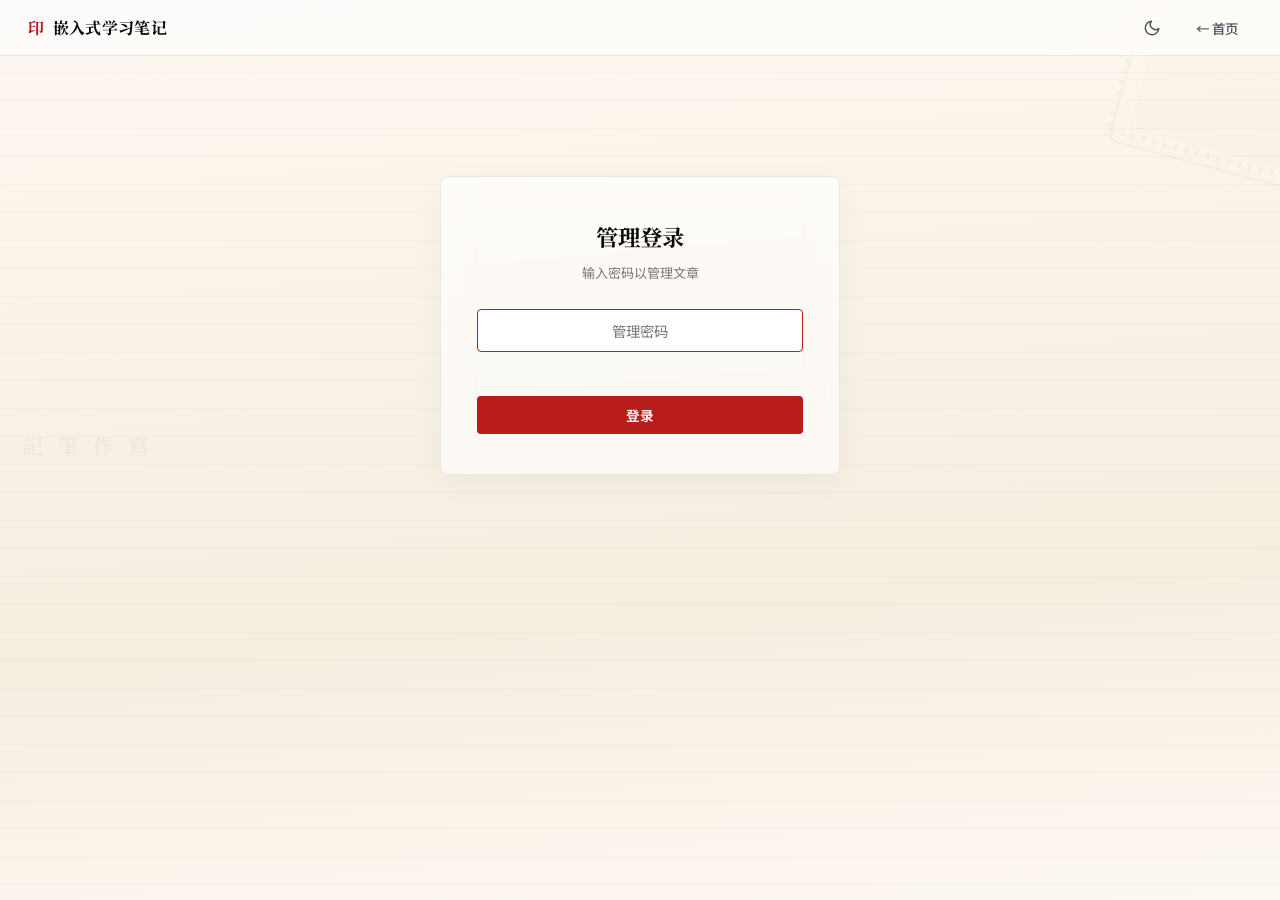
<file: admin.html>
<!DOCTYPE html>
<html lang="zh-CN">
<head>
  <meta charset="UTF-8">
  <meta name="viewport" content="width=device-width, initial-scale=1.0">
  <meta name="theme-color" content="#B91C1C">
  <link rel="manifest" href="/manifest.json">
  <title>管理登录 — 嵌入式学习笔记</title>
  <link rel="stylesheet" href="css/style.css">
  <style>
    .login-container {
      max-width: 400px;
      margin: 120px auto 0;
      padding: 40px 36px;
      background: var(--glass-bg);
      backdrop-filter: blur(var(--glass-blur));
      -webkit-backdrop-filter: blur(var(--glass-blur));
      border: 1px solid var(--glass-border);
      border-radius: var(--radius-md);
      box-shadow: var(--glass-shadow);
      text-align: center;
      animation: modalSpring .55s cubic-bezier(.25,.46,.45,1.3) both;
    }
    .login-container h1 {
      font-family: var(--font-serif);
      font-size: 1.4rem; font-weight: 700;
      color: var(--text); margin-bottom: 6px;
    }
    .login-container .sub {
      font-size: .82rem; color: var(--text-dim);
      margin-bottom: 24px;
    }
    .login-container input {
      width: 100%; padding: 10px 16px;
      border: 1px solid var(--border);
      border-radius: var(--radius-sm);
      background: var(--bg-card); color: var(--text);
      font-size: .9rem; font-family: var(--font-sans);
      margin-bottom: 16px; text-align: center;
      transition: border-color .15s;
    }
    .login-container input:focus {
      outline: none; border-color: var(--seal);
    }
    .login-container .error {
      color: var(--danger); font-size: .8rem;
      margin-bottom: 8px; min-height: 20px;
    }
    .login-container .btn-primary { width: 100%; justify-content: center; }
  </style>
</head>
<body class="page-editor">
<canvas id="codeRain" aria-hidden="true"></canvas>
<canvas id="inkParticles" aria-hidden="true"></canvas>

<nav class="navbar">
  <div class="logo"><span>&#21360;</span> 嵌入式学习笔记</div>
  <div class="nav-actions">
    <button onclick="toggleTheme()" class="theme-btn" aria-label="切换主题"><svg width="20" height="20" viewBox="0 0 24 24" fill="none" stroke="currentColor" stroke-width="2" stroke-linecap="round" stroke-linejoin="round"><circle cx="12" cy="12" r="5"/><path d="M12 1v2M12 21v2M4.22 4.22l1.42 1.42M18.36 18.36l1.42 1.42M1 12h2M21 12h2M4.22 19.78l1.42-1.42M18.36 5.64l1.42-1.42"/></svg></button>
    <button onclick="location.href='index.html'">← 首页</button>
  </div>
</nav>

<div class="login-container">
  <h1>管理登录</h1>
  <div class="sub">输入密码以管理文章</div>
  <label for="password" style="position:absolute;width:1px;height:1px;overflow:hidden;clip:rect(0,0,0,0);">管理密码</label>
  <input type="password" id="password" placeholder="管理密码" autofocus>
  <div class="error" id="error"></div>
  <button class="btn-primary btn-write" id="loginBtn" onclick="login()">登录</button>
</div>

<script src="js/app.js"></script>
<script>
  async function login() {
    const btn = document.getElementById('loginBtn');
    const password = document.getElementById('password').value;
    const errorEl = document.getElementById('error');
    if (!password) { errorEl.textContent = '请输入密码'; return; }

    btn.disabled = true;
    btn.textContent = '登录中...';

    try {
      const res = await fetch('/api/admin', {
        method: 'POST',
        headers: { 'Content-Type': 'application/json' },
        body: JSON.stringify({ password })
      });
      const data = await res.json();
      if (data.ok) {
        sessionStorage.setItem('blog_admin_token', data.token);
        location.href = 'dashboard.html';
      } else {
        errorEl.textContent = data.error || '密码错误';
        btn.disabled = false;
        btn.textContent = '登录';
      }
    } catch (e) {
      errorEl.textContent = '无法连接到服务器';
      btn.disabled = false;
      btn.textContent = '登录';
    }
  }

  // Enter 键登录
  document.getElementById('password').addEventListener('keydown', function(e) {
    if (e.key === 'Enter') login();
  });

  // 初始化主题
  (function() {
    const saved = localStorage.getItem('blog_theme');
    if (saved === 'dark') document.documentElement.setAttribute('data-theme', 'dark');
  })();
</script>
</body>
</html>
</file>
<file: css/style.css>
/* ============================================================
   嵌入式学习笔记 — Swiss Editorial / 水墨黑白
   设计系统：Swiss Modernism 2.0 + Gallery Black/White
   字体：Noto Serif SC（标题）/ Noto Sans SC（正文）
   特点：网格系统、数学间距、清晰层级、水墨装饰
   ============================================================ */

/* ----- 字体 ----- */
@import url('https://fonts.googleapis.com/css2?family=Noto+Sans+SC:wght@300;400;500;700&family=Noto+Serif+SC:wght@400;500;600;700&display=swap');

/* ===== CSS 变量 ===== */
:root {
  /* Gallery 黑白 */
  --primary:    #18181B;
  --secondary:  #3F3F46;
  --bg:         #FAFAFA;
  --bg-card:    #FFFFFF;
  --bg-subtle:  #F4F4F5;
  --text:       #09090B;
  --text-muted: #52525B;
  --text-dim:   #78787C;
  --border:     #E4E4E7;
  --border-light:#F4F4F5;
  --danger:     #DC2626;
  --amber:      #D97706;

  /* 印章红 — 仅主按钮使用 */
  --seal:       #B91C1C;
  --seal-hover: #991B1B;

  /* 分类颜色 */
  --cat-learn:  #3B82F6;  /* 学习笔记 — 蓝 */
  --cat-debug:  #F59E0B;  /* 问题记录 — 橙 */
  --cat-project:#10B981;  /* 项目分析 — 绿 */
  --cat-summary:#8B5CF6;  /* 经验总结 — 紫 */
  --cat-other:  #6B7280;  /* 其他 — 灰 */

  /* 排版 */
  --font-serif: "Noto Serif SC", "Source Han Serif SC", "SimSun", serif;
  --font-sans:  "Noto Sans SC", "PingFang SC", "Microsoft YaHei", sans-serif;
  --font-mono:  "JetBrains Mono", "Consolas", "SF Mono", monospace;

  --radius-sm: 4px;
  --radius-md: 8px;
  --radius-lg: 12px;
  --radius-full: 9999px;

  --shadow-xs: 0 1px 2px rgba(0,0,0,.03);
  --shadow-sm: 0 1px 3px rgba(0,0,0,.05);
  --shadow-md: 0 4px 12px rgba(0,0,0,.06);
  --shadow-lg: 0 8px 24px rgba(0,0,0,.08);

  --max-w: 960px;
  --navbar-h: 56px;

  /* 栅格 */
  --grid-gap: 28px;

  /* 玻璃态 */
  --glass-bg:      rgba(255,255,255,.62);
  --glass-blur:    14px;
  --glass-border:  rgba(0,0,0,.08);
  --glass-shadow:  0 8px 32px rgba(0,0,0,.04);

  /* 光晕 */
  --glow-seal:     rgba(185,28,28,.08);
  --glow-blue:     rgba(59,130,246,.06);
}

/* ============================================================
   暗色模式
   ============================================================ */
[data-theme="dark"] {
  --primary:    #E4E4E7;
  --secondary:  #A1A1AA;
  --bg:         #09090B;
  --bg-card:    #18181B;
  --bg-subtle:  #27272A;
  --text:       #FAFAFA;
  --text-muted: #A1A1AA;
  --text-dim:   #71717A;
  --border:     #3F3F46;
  --border-light:#52525B;
  --danger:     #EF4444;
  --amber:      #F59E0B;
  --seal:       #EF4444;
  --seal-hover: #DC2626;

  --shadow-xs: 0 1px 2px rgba(0,0,0,.2);
  --shadow-sm: 0 1px 3px rgba(0,0,0,.3);
  --shadow-md: 0 4px 12px rgba(0,0,0,.4);
  --shadow-lg: 0 8px 24px rgba(0,0,0,.5);

  /* 玻璃态 — 暗色 */
  --glass-bg:      rgba(24,24,27,.68);
  --glass-blur:    16px;
  --glass-border:  rgba(255,255,255,.06);
  --glass-shadow:  0 8px 32px rgba(0,0,0,.3);

  /* 光晕 — 暗色 */
  --glow-seal:     rgba(239,68,68,.12);
  --glow-blue:     rgba(59,130,246,.08);
}

/* ============================================================
   全局主题切换过渡 — 需求6：color/background-color/border-color
   只在 html 和 body 上设置，避免所有元素过渡造成性能问题
   ============================================================ */
html {
  transition: background-color 0.3s ease;
}
body {
  transition: color 0.3s ease, background-color 0.3s ease;
}
/* 关键 UI 元素也参与过渡 */
.navbar, .post-card, .profile-card, .sidebar-section,
.modal-content, .settings-box, .confirm-box, .empty-state,
.archive-section, .code-block-wrapper, .code-block-header,
.tag-badge, .filter-item, .editor-pane, .preview-pane,
.btn-primary, .btn-secondary, .btn-ghost, .btn-danger {
  transition: color 0.3s ease, background-color 0.3s ease, border-color 0.3s ease;
}

/* ============================================================
   全局重置
   ============================================================ */
*, *::before, *::after { margin:0; padding:0; box-sizing:border-box; }

html {
  scroll-behavior: smooth;
  -webkit-font-smoothing: antialiased;
  -moz-osx-font-smoothing: grayscale;
}

/* 背景微动渐变 — CSS only，对角线方向缓慢移动 */
@keyframes bgShift {
  0%   { background-position: 0% 0%; }
  100% { background-position: 100% 100%; }
}

body {
  font-family: var(--font-sans);
  font-size: 16px;
  line-height: 1.75;
  /* 防止字体加载导致的 CLS */
  font-synthesis: none;
  /* 多层渐变叠加：水墨灰白基调 + 微暖色光斑 + 动态移动 */
  background:
    radial-gradient(ellipse 600px 400px at 20% 20%, rgba(185,28,28,.02) 0%, transparent 60%),
    radial-gradient(ellipse 500px 350px at 80% 60%, rgba(59,130,246,.02) 0%, transparent 55%),
    linear-gradient(135deg, #FAFAFA, #F4F1EC, #EDEAE4, #F8F6F2, #FAFAFA);
  background-size: 400% 400%;
  animation: bgShift 12s ease-in-out infinite alternate;
  color: var(--text);
  min-height: 100vh;
}

[data-theme="dark"] body {
  background:
    radial-gradient(ellipse 600px 400px at 15% 25%, rgba(239,68,68,.04) 0%, transparent 60%),
    radial-gradient(ellipse 500px 350px at 75% 65%, rgba(59,130,246,.04) 0%, transparent 55%),
    linear-gradient(135deg, #09090B, #0a0a11, #0b0b14, #0a0a10, #09090B);
  background-size: 400% 400%;
}

@media (prefers-reduced-motion: reduce) {
  body { animation: none; }
}

a { color: var(--seal); text-decoration: none; }
a:hover { text-decoration: underline; }

::selection { background: rgba(185,28,28,.12); color: var(--text); }

@media (prefers-reduced-motion: reduce) {
  *, *::before, *::after { animation-duration: .01ms !important; transition-duration: .01ms !important; }
  #codeRain, #inkParticles { display: none; }
  .skeleton-line { animation: none; background: var(--border-light); }
}

/* ============================================================
   动画关键帧
   ============================================================ */

/* 导航栏从顶部滑入 — 需求1：translateY(-100%)→0，ease-out 0.6s */
@keyframes navSlideIn {
  from { transform: translateY(-100%); }
  to   { transform: translateY(0); }
}

/* 卡片入场从下方淡入 — 需求2：与 IntersectionObserver 配合 */
@keyframes cardEnter {
  from { opacity: 0; transform: translateY(30px); }
  to   { opacity: 1; transform: translateY(0); }
}

/* 瀑布墨迹渲染 — 需求2辅助 */
@keyframes fadeUp {
  from { opacity: 0; transform: translateY(24px); }
  to   { opacity: 1; transform: translateY(0); }
}

@keyframes fadeIn {
  from { opacity: 0; }
  to   { opacity: 1; }
}

/* 山水墨迹展开 — Modal 入场 */
@keyframes inkReveal {
  0%   { clip-path: inset(0 100% 0 0); }
  100% { clip-path: inset(0 0 0 0); }
}

/* 水波纹扩散 — 需求7：按钮点击涟漪 */
@keyframes rippleEffect {
  to { transform: scale(4); opacity: 0; }
}

/* 背景滑动 — 需求5：侧边栏标签 hover */
@keyframes bgSlideRight {
  from { background-position: 100% 0; }
  to   { background-position: 0 0; }
}

/* 字符飘落 — 需求8：代码雨 canvas 中每个字符的独立动画（CSS fallback） */
@keyframes codeDrop {
  from { transform: translateY(-100%); opacity: 0; }
  to   { transform: translateY(100vh); opacity: 0.06; }
}

/* ============================================================
   导航栏 — 需求1：首次加载滑入 + 需求4：滚动毛玻璃
   ============================================================ */
.navbar {
  position: sticky; top: 0; z-index: 50;
  height: var(--navbar-h);
  display: flex; align-items: center; justify-content: space-between;
  padding: 0 28px;
  animation: navSlideIn 0.6s cubic-bezier(.22,.61,.36,1) both;
  /* 始终毛玻璃 */
  background: var(--glass-bg);
  backdrop-filter: blur(var(--glass-blur));
  -webkit-backdrop-filter: blur(var(--glass-blur));
  border-bottom: 1px solid var(--glass-border);
}

.navbar.scrolled {
  /* 保留兼容，滚动后略微加深 */
  background: rgba(250,250,250,.78);
  border-bottom-color: var(--border);
}

[data-theme="dark"] .navbar.scrolled {
  background: rgba(9,9,11,.78);
}

.navbar .logo {
  font-family: var(--font-serif);
  font-size: 1rem; font-weight: 700;
  color: var(--text);
  letter-spacing: .02em;
}
.navbar .logo span {
  color: var(--seal);
  margin-right: 4px;
}

.navbar .nav-actions { display:flex; align-items:center; gap:8px; }

.navbar .nav-actions button {
  background: none; border: none;
  color: var(--text-muted);
  padding: 6px 14px; border-radius: var(--radius-sm);
  cursor: pointer; font-size: .84rem;
  font-family: var(--font-sans); font-weight: 500;
  transition: color .18s, background-color .18s, opacity .18s;
  transition-timing-function: cubic-bezier(.4,0,.2,1);
}
.navbar .nav-actions button:hover { background: var(--bg-subtle); color: var(--text); }
.navbar .nav-actions button:active { transform: scale(.96); }
.navbar .nav-actions button.theme-btn {
  width: 44px; height: 44px; padding:0;
  display: inline-flex; align-items: center; justify-content: center;
  border-radius: var(--radius-full);
}
/* 需求7：写文章按钮 — 涟漪容器 */
.navbar .nav-actions button.btn-write {
  background: var(--seal); color: #fff; font-weight: 600;
  border-radius: var(--radius-sm);
  position: relative;       /* 涟漪定位参照 */
  overflow: hidden;          /* 涟漪不溢出 */
}
.navbar .nav-actions button.btn-write:hover {
  background: var(--seal-hover); color: #fff;
}

/* 需求7：涟漪元素 — JS 动态创建，点击后扩散并消失 */
.ripple {
  position: absolute;
  border-radius: 50%;
  background: rgba(255,255,255,.35);
  transform: scale(0);
  animation: rippleEffect .6s ease-out forwards;
  pointer-events: none;
}

/* ============================================================
   按钮
   ============================================================ */
.btn-primary {
  background: var(--seal); border: none; color: #fff;
  padding: 9px 22px; border-radius: var(--radius-sm);
  cursor: pointer; font-size: .86rem; font-weight: 600;
  font-family: var(--font-sans); transition: background .15s, box-shadow .25s ease;
  display: inline-flex; align-items: center; gap: 6px;
  position: relative;
}
.btn-primary:hover {
  background: var(--seal-hover);
  box-shadow: 0 0 24px rgba(185,28,28,.25);
}
.btn-primary:disabled {
  opacity: .6; cursor: not-allowed;
}
.btn-primary:disabled:hover {
  background: var(--seal);
  box-shadow: none;
}
[data-theme="dark"] .btn-primary:hover {
  box-shadow: 0 0 24px rgba(239,68,68,.3);
}

.btn-secondary {
  background: var(--bg-subtle); border: 1px solid var(--border);
  color: var(--text-muted); padding: 8px 18px;
  border-radius: var(--radius-sm); cursor: pointer;
  font-size: .84rem; font-family: var(--font-sans); font-weight: 500;
  transition: background-color .15s, color .15s, border-color .15s;
}
.btn-secondary:hover { background: var(--border); color: var(--text); }

.btn-danger {
  background: var(--danger); border: none; color: #fff;
  padding: 8px 18px; border-radius: var(--radius-sm);
  cursor: pointer; font-size: .84rem; font-weight: 600;
  font-family: var(--font-sans); transition: opacity .15s;
}
.btn-danger:hover { opacity: .88; }

.btn-ghost {
  background: none; border: none; color: var(--text-dim);
  padding: 4px 10px; border-radius: var(--radius-sm);
  cursor: pointer; font-size: .8rem;
  font-family: var(--font-sans); transition: background-color .15s, color .15s;
}
.btn-ghost:hover { background: var(--bg-subtle); color: var(--text); }

/* ============================================================
   布局
   ============================================================ */
.container { max-width: var(--max-w); margin: 0 auto; padding: 36px 24px; }
.layout {
  display: grid;
  grid-template-columns: 1fr 240px;
  gap: var(--grid-gap);
  align-items: start;
}

/* ============================================================
   代码雨 Canvas — 需求8：Hero 区字符飘落背景
   opacity 提升到 .12/.15 更明显，filter 染色配合 JS 字符色
   ============================================================ */
#codeRain {
  position: fixed;
  top: 0; left: 0;
  width: 100%; height: 100%;
  pointer-events: none;
  z-index: 0;
  opacity: .18;
  filter: sepia(0.3) saturate(1.3) hue-rotate(-10deg);
}
[data-theme="dark"] #codeRain {
  opacity: .2;
  filter: sepia(0.1) saturate(1.1) hue-rotate(-5deg);
}

/* ============================================================
   墨水粒子 Canvas — 浮动的墨滴
   ============================================================ */
#inkParticles {
  position: fixed;
  top: 0; left: 0;
  width: 100%; height: 100%;
  pointer-events: none;
  z-index: 1;
  opacity: .4;
}
[data-theme="dark"] #inkParticles {
  opacity: .3;
}

/* ============================================================
   CPU 芯片装饰 — 需求10：右下角纯 CSS 绘制
   ============================================================ */
.cpu-decoration {
  position: fixed;
  right: -40px; bottom: 40px;
  width: 240px; height: 240px;
  pointer-events: none;
  z-index: 0;
  opacity: .06;
  /* 芯片主体 */
  border: 2px solid var(--text);
  border-radius: 12px;
}
/* 芯片内核网格 */
.cpu-decoration::before {
  content: '';
  position: absolute;
  inset: 20px;
  background:
    linear-gradient(90deg, var(--text) 1px, transparent 1px) 0 0 / 40px 40px,
    linear-gradient(0deg, var(--text) 1px, transparent 1px) 0 0 / 40px 40px;
}
/* 芯片引脚 — 上下两排 */
.cpu-decoration::after {
  content: '';
  position: absolute;
  left: -8px; right: -8px;
  height: 100%;
  background:
    /* 上方引脚 */
    repeating-linear-gradient(90deg,
      var(--text) 0px, var(--text) 3px,
      transparent 3px, transparent 12px) 0 0 / 100% 8px no-repeat,
    /* 下方引脚 */
    repeating-linear-gradient(90deg,
      var(--text) 0px, var(--text) 3px,
      transparent 3px, transparent 12px) 0 calc(100% - 8px) / 100% 8px no-repeat;
}

/* ============================================================
   个人信息卡片
   ============================================================ */
.profile-card {
  background: var(--glass-bg);
  backdrop-filter: blur(var(--glass-blur));
  -webkit-backdrop-filter: blur(var(--glass-blur));
  border: 1px solid var(--glass-border);
  border-radius: var(--radius-md);
  padding: 24px 28px;
  margin-bottom: 24px;
  display: flex; align-items: center; gap: 20px;
  position: relative;
  box-shadow: var(--glass-shadow);
  /* 光晕叠加 */
  overflow: visible;
}
/* 个人信息卡片光晕伪元素 */
.profile-card::before {
  content: '';
  position: absolute;
  inset: -1px;
  border-radius: var(--radius-md);
  background: radial-gradient(ellipse 300px 200px at 30% 50%, var(--glow-blue), transparent 70%),
              radial-gradient(ellipse 200px 150px at 80% 30%, var(--glow-seal), transparent 60%);
  opacity: 0;
  transition: opacity .6s ease;
  pointer-events: none;
  z-index: -1;
}
.profile-card:hover::before {
  opacity: 1;
}
.profile-avatar {
  width: 64px; height: 64px; min-width: 64px;
  border-radius: 50%; background: var(--bg-subtle);
  display: flex; align-items: center; justify-content: center;
  font-size: 1.8rem; overflow: hidden;
  border: 1px solid var(--border);
}
.profile-avatar img { width:100%; height:100%; object-fit:cover; }
.profile-info { flex:1; }
.profile-info .nickname {
  font-family: var(--font-serif);
  font-size: 1.25rem; font-weight: 700; color: var(--text);
}
.profile-info .bio {
  font-size: .86rem; color: var(--text-muted); margin: 2px 0 8px;
}
.profile-stats { display:flex; gap:18px; flex-wrap:wrap; }
.profile-stats .stat { display:flex; align-items:center; gap:4px; }
.profile-stats .stat .value {
  font-family: var(--font-serif); font-size: .9rem; font-weight:700; color: var(--seal);
}
.profile-stats .stat .label { font-size: .74rem; color: var(--text-dim); }
.profile-links { display:flex; gap:6px; margin-top:8px; }
.profile-links a {
  font-size: .74rem; color: var(--text-dim);
  padding: 2px 10px; border:1px solid var(--border); border-radius:var(--radius-sm);
  transition: color .15s, border-color .15s, background-color .15s;
}
.profile-links a:hover { color: var(--seal); border-color: var(--seal); text-decoration:none; background: rgba(185,28,28,.03); }
.profile-edit {
  background: none; border: none; color: var(--text-dim); font-size: .76rem;
  cursor: pointer; padding: 4px 12px; border-radius: var(--radius-sm); transition: background-color .15s, color .15s;
}
.profile-edit:hover { background: var(--bg-subtle); color: var(--text); }

/* ============================================================
   侧边栏迷你个人信息
   ============================================================ */
.sidebar-profile { text-align:center; margin-bottom:16px; }
.sidebar-profile .sp-avatar {
  width: 48px; height: 48px; border-radius: 50%;
  margin:0 auto 8px; background: var(--bg-subtle);
  border: 1px solid var(--border);
  display:flex; align-items:center; justify-content:center;
  font-size: 1.4rem; overflow:hidden;
}
.sidebar-profile .sp-avatar img { width:100%; height:100%; object-fit:cover; }
.sidebar-profile .sp-nickname { font-family: var(--font-serif); font-size: .9rem; font-weight:700; color: var(--text); }
.sidebar-profile .sp-bio { font-size: .7rem; color: var(--text-dim); line-height:1.4; }

/* ============================================================
   骨架屏加载占位
   ============================================================ */
.skeleton-card {
  background: var(--glass-bg);
  backdrop-filter: blur(var(--glass-blur));
  -webkit-backdrop-filter: blur(var(--glass-blur));
  border: 1px solid var(--glass-border);
  border-radius: var(--radius-md);
  padding: 22px 28px;
  margin-bottom: 12px;
  overflow: hidden;
  min-height: 158px; /* 匹配真实卡片高度，防止 CLS */
}
.skeleton-line {
  height: 14px; border-radius: 4px;
  background: linear-gradient(90deg, var(--border-light) 25%, var(--border) 50%, var(--border-light) 75%);
  background-size: 200% 100%;
  animation: shimmer 1.5s ease-in-out infinite;
  margin-bottom: 10px;
}
.skeleton-line:last-child { margin-bottom: 0; }
.skeleton-line.w-60 { width: 60%; }
.skeleton-line.w-40 { width: 40%; }
.skeleton-line.w-80 { width: 80%; }
.skeleton-line.w-30 { width: 30%; }
.skeleton-line.h-sm { height: 10px; }

@keyframes shimmer {
  0% { background-position: 200% 0; }
  100% { background-position: -200% 0; }
}

/* ============================================================
   文章卡片
   ============================================================ */
.post-card {
  background: var(--glass-bg);
  backdrop-filter: blur(var(--glass-blur));
  -webkit-backdrop-filter: blur(var(--glass-blur));
  border: 1px solid var(--glass-border);
  border-radius: var(--radius-md);
  padding: 22px 28px;
  margin-bottom: 12px;
  cursor: pointer;
  position: relative;
  box-shadow: var(--glass-shadow);
  transition: transform .3s cubic-bezier(.4,0,.2,1),
              box-shadow .3s cubic-bezier(.4,0,.2,1),
              border-color .3s cubic-bezier(.4,0,.2,1);
  opacity: 0;
  transform: translateY(30px);
}
/* 需求2：卡片入场动画 — JS 添加 card-enter 类触发 */
.post-card.card-enter {
  animation: cardEnter .5s cubic-bezier(.4,0,.2,1) forwards;
}

/* 卡片 hover — 上浮 + 发光阴影 */
.post-card:hover {
  transform: translateY(-8px);
  box-shadow: 0 16px 40px rgba(0,0,0,.1), 0 0 0 1px rgba(185,28,28,.08);
  border-color: var(--seal);
}

[data-theme="dark"] .post-card:hover {
  box-shadow: 0 16px 40px rgba(0,0,0,.5), 0 0 0 1px rgba(239,68,68,.12);
}

/* 需求9：卡片左侧分类色边框 — JS 添加 cat-* 类 */
.post-card.cat-学习笔记 { border-left: 3px solid var(--cat-learn); }
.post-card.cat-问题记录 { border-left: 3px solid var(--cat-debug); }
.post-card.cat-项目分析 { border-left: 3px solid var(--cat-project); }
.post-card.cat-经验总结 { border-left: 3px solid var(--cat-summary); }
.post-card.cat-其他     { border-left: 3px solid var(--cat-other); }

/* 左侧边框 hover 加深 */
.post-card.cat-学习笔记:hover { border-left-color: #2563EB; }
.post-card.cat-问题记录:hover { border-left-color: #D97706; }
.post-card.cat-项目分析:hover { border-left-color: #059669; }
.post-card.cat-经验总结:hover { border-left-color: #7C3AED; }
.post-card.cat-其他:hover     { border-left-color: #4B5563; }

/* 卡片墨渍水印 */
.post-card .ink-stain {
  position: absolute;
  pointer-events: none;
  z-index: 0;
  opacity: .04;
  transition: opacity .4s ease;
  font-size: 3rem;
  font-family: var(--font-serif);
  line-height: 1;
}
.post-card:hover .ink-stain {
  opacity: .07;
}
[data-theme="dark"] .post-card .ink-stain { opacity: .05; }
[data-theme="dark"] .post-card:hover .ink-stain { opacity: .08; }

/* 移除旧的 ::after 左侧红条（需求3/9 替代方案） */
.post-card::after { display: none; }

.post-card .meta {
  font-size: .76rem; color: var(--text-dim);
  display: flex; align-items: center; gap: 8px; margin-bottom: 8px;
}

/* 需求15：分类标签 — 胶囊形 + 微渐变背景 */
.post-card .meta .category {
  padding: 3px 14px;
  border-radius: var(--radius-full);      /* 胶囊形 */
  font-size: .7rem; font-weight: 600;
  /* 微渐变背景 */
  background: linear-gradient(135deg, var(--bg-subtle), var(--border-light));
  color: var(--text-muted);
}

.post-card .meta .pinned { color: var(--seal); font-weight: 600; font-size: .74rem; }
.post-card .meta .date { color: var(--text-dim); }
.post-card .meta .divider { color: var(--border); }

.post-card h2 {
  font-family: var(--font-serif);
  font-size: 1.08rem; font-weight: 700;
  margin-bottom: 6px; color: var(--text);
  line-height: 1.4;
}

/* 需求13：文章摘要 — 左侧 4px 竖线 */
.post-card .summary {
  font-size: .86rem; color: var(--text-muted);
  display: -webkit-box; -webkit-line-clamp: 3; -webkit-box-orient: vertical;
  overflow: hidden; margin-bottom: 10px; line-height: 1.65;
  border-left: 4px solid var(--border);
  padding-left: 14px;
}

.post-card .tags { display:flex; flex-wrap:wrap; gap:5px; }
.post-card .tags span {
  background: var(--bg-subtle); color: var(--text-dim);
  padding: 2px 10px; border-radius: var(--radius-full);
  font-size: .72rem;
}
.post-card .card-actions {
  display: flex; gap: 6px;
}

/* 文章底部操作栏 */
.post-card .post-footer {
  display: flex; align-items: center; justify-content: space-between;
  margin-top: 12px; padding-top: 12px;
  border-top: 1px solid var(--border-light);
}

/* 点赞按钮 */
.like-btn {
  display: inline-flex; align-items: center; gap: 5px;
  background: none; border: 1px solid var(--border);
  padding: 5px 14px; border-radius: var(--radius-full);
  cursor: pointer; font-family: var(--font-sans); font-size: .8rem;
  color: var(--text-dim);
  transition: border-color .2s, color .2s, background-color .2s;
}
.like-btn:hover {
  border-color: var(--danger);
  color: var(--danger);
}
.like-btn.liked {
  border-color: var(--danger);
  color: var(--danger);
  background: rgba(220,38,38,.06);
}
.like-btn .like-count {
  font-weight: 600;
  min-width: 1ch;
}

/* 复制链接按钮 */
.copy-link-btn {
  display: inline-flex; align-items: center; gap: 4px;
  background: none; border: 1px solid var(--border);
  padding: 5px 14px; border-radius: var(--radius-full);
  cursor: pointer; font-family: var(--font-sans); font-size: .78rem;
  color: var(--text-dim);
  transition: border-color .2s, color .2s;
}
.copy-link-btn:hover {
  border-color: var(--seal);
  color: var(--seal);
}

/* ============================================================
   空状态
   ============================================================ */
.empty-state {
  text-align: center; padding: 80px 20px;
  background: var(--glass-bg);
  backdrop-filter: blur(var(--glass-blur));
  -webkit-backdrop-filter: blur(var(--glass-blur));
  border: 2px dashed var(--glass-border); border-radius: var(--radius-md);
}
.empty-state .icon { font-size: 2rem; margin-bottom: 12px; color: var(--text-dim); }
.empty-state h3 { font-family: var(--font-serif); font-size: 1.05rem; font-weight: 600; color: var(--text); }
.empty-state p { font-size: .86rem; color: var(--text-muted); margin-bottom: 20px; }

/* ============================================================
   侧边栏
   ============================================================ */
.sidebar { position: sticky; top: calc(var(--navbar-h) + 28px); }
.sidebar-section {
  background: var(--glass-bg);
  backdrop-filter: blur(calc(var(--glass-blur) * 0.7));
  -webkit-backdrop-filter: blur(calc(var(--glass-blur) * 0.7));
  border: 1px solid var(--glass-border);
  border-radius: var(--radius-md); padding: 16px; margin-bottom: 10px;
  box-shadow: var(--glass-shadow);
}
.sidebar-section h3 {
  font-size: .72rem; font-weight: 600; color: var(--text-dim);
  text-transform: uppercase; letter-spacing: .06em; margin-bottom: 10px;
}
.sidebar-section .filter-item {
  display: flex; align-items: center; justify-content: space-between;
  padding: 5px 8px; border-radius: var(--radius-sm);
  cursor: pointer; transition: background .1s;
  background: none; border: none; color: var(--text-muted);
  width: 100%; text-align: left;
  font-size: .82rem; font-family: var(--font-sans);
}
.sidebar-section .filter-item:hover { background: var(--bg-subtle); color: var(--text); }
.sidebar-section .filter-item.active { background: var(--bg-subtle); color: var(--seal); font-weight: 600; }
.sidebar-section .filter-item .count {
  font-size: .7rem; color: var(--text-dim);
  min-width: 20px; text-align: center;
}

/* 侧边栏标签 hover — 背景色从左到右滑入 + 磁性上浮 */
.tag-badge {
  display: inline-flex; align-items: center;
  background: linear-gradient(to right, var(--bg-subtle) 50%, var(--seal) 50%);
  background-size: 200% 100%;
  background-position: 100% 0;
  color: var(--text-dim);
  padding: 3px 10px; border-radius: var(--radius-full);
  font-size: .72rem; cursor: pointer;
  border: 1px solid transparent;
  transition: background-position .35s ease, color .35s ease,
              border-color .15s ease, transform .2s cubic-bezier(.4,0,.2,1);
}
.tag-badge:hover {
  background-position: 0 0;
  color: #fff;
  border-color: var(--seal);
  transform: translateY(-2px);
}

/* 需求11：标签前小圆点色块 — 按标签语义着色（通用默认灰） */
.tag-badge::before {
  content: '';
  display: inline-block;
  width: 6px; height: 6px;
  border-radius: 50%;
  margin-right: 6px;
  flex-shrink: 0;
  background: var(--text-dim);
  transition: background .35s ease;
}
.tag-badge:hover::before { background: currentColor; }

/* 需求12：侧边栏归档时间轴 */
.archive-section {
  background: var(--glass-bg);
  backdrop-filter: blur(calc(var(--glass-blur) * 0.7));
  -webkit-backdrop-filter: blur(calc(var(--glass-blur) * 0.7));
  border: 1px solid var(--glass-border);
  border-radius: var(--radius-md); padding: 16px; margin-bottom: 10px;
  box-shadow: var(--glass-shadow);
}
.archive-section h3 {
  font-size: .72rem; font-weight: 600; color: var(--text-dim);
  text-transform: uppercase; letter-spacing: .06em; margin-bottom: 10px;
}
/* 竖向时间轴线 — 1px 渐变从上到下由深变浅 */
.archive-timeline {
  position: relative;
  padding-left: 18px;
}
.archive-timeline::before {
  content: '';
  position: absolute;
  left: 5px; top: 0; bottom: 0;
  width: 1px;
  background: linear-gradient(to bottom, var(--text-dim), transparent);
}
/* 每个归档条目前的时间点 */
.archive-item {
  position: relative;
  padding: 4px 0;
  font-size: .8rem; color: var(--text-muted);
  cursor: pointer;
  transition: color .15s;
}
.archive-item:hover { color: var(--seal); }
.archive-item::before {
  content: '';
  position: absolute;
  left: -15px; top: 10px;
  width: 6px; height: 6px;
  border-radius: 50%;
  background: var(--border);
  transition: background .15s;
  animation: dotPulse 3s ease-in-out infinite;
  animation-delay: calc(var(--i, 0) * .3s);
}
.archive-item:hover::before { background: var(--seal); animation: none; }

@keyframes dotPulse {
  0%, 100% { box-shadow: 0 0 0 0 rgba(185,28,28,.3); }
  50% { box-shadow: 0 0 0 4px rgba(185,28,28,0); }
}

/* ============================================================
   TOC 目录
   ============================================================ */
.toc-box {
  background: var(--bg-card); border: 1px solid var(--border);
  border-radius: var(--radius-md); padding: 16px;
  max-height: calc(100vh - var(--navbar-h) - 28px); overflow-y: auto;
}
.toc-box h3 {
  font-size: .72rem; font-weight: 600; color: var(--text-dim);
  text-transform: uppercase; letter-spacing: .06em; margin-bottom: 10px;
}
.toc-box .toc-item {
  display: block; padding: 4px 8px; border-radius: var(--radius-sm);
  font-size: .8rem; color: var(--text-muted);
  border-left: 2px solid transparent; transition: border-color .15s, color .15s, background-color .15s;
  cursor: pointer;
}
.toc-box .toc-item:hover { color: var(--text); background: var(--bg-subtle); }
.toc-box .toc-item.active { border-left-color: var(--seal); color: var(--seal); }
.toc-box .toc-item.toc-h2 { padding-left: 12px; font-weight: 600; }
.toc-box .toc-item.toc-h3 { padding-left: 24px; font-size: .76rem; }

/* ============================================================
   Modal
   ============================================================ */
.modal-overlay {
  display: none; position: fixed; inset: 0;
  background: rgba(9,9,11,.25);
  backdrop-filter: blur(6px);
  -webkit-backdrop-filter: blur(6px);
  z-index: 100; overflow-y: auto; padding: 48px 20px;
}
.modal-overlay.open { display: block; }
.modal-content {
  background: var(--glass-bg);
  backdrop-filter: blur(calc(var(--glass-blur) * 1.2));
  -webkit-backdrop-filter: blur(calc(var(--glass-blur) * 1.2));
  max-width: 780px; margin: 0 auto;
  border-radius: var(--radius-md); padding: 40px 44px;
  box-shadow: var(--glass-shadow);
  position: relative; border: 1px solid var(--glass-border);
}
/* 弹性入场动画 — spring-like */
.modal-content.ink-reveal {
  animation: modalSpring .55s cubic-bezier(.25,.46,.45,1.3) both;
}

@keyframes modalSpring {
  from { opacity: 0; transform: scale(.92) translateY(20px); }
  to   { opacity: 1; transform: scale(1) translateY(0); }
}
.modal-close {
  position: absolute; top: 14px; right: 18px;
  width: 32px; height: 32px; border-radius: var(--radius-full);
  display: flex; align-items: center; justify-content: center;
  font-size: 1.1rem; cursor: pointer;
  color: var(--text-dim); background: none; border: none;
  transition: background-color .15s, color .15s;
}
.modal-close:hover { background: var(--bg-subtle); color: var(--text); }

/* ============================================================
   文章内容排版
   ============================================================ */
.post-content { line-height: 1.9; font-size: .95rem; }
.post-content h1 { font-family: var(--font-serif); font-size: 1.6rem; font-weight: 700; margin: 32px 0 14px; }
.post-content h2 { font-family: var(--font-serif); font-size: 1.25rem; font-weight: 600; margin: 28px 0 10px; padding-bottom: 6px; border-bottom: 1px solid var(--border); }
.post-content h3 { font-family: var(--font-serif); font-size: 1.05rem; font-weight: 600; margin: 22px 0 8px; }
.post-content h4 { font-size: .84rem; font-weight: 600; margin: 18px 0 6px; color: var(--text-muted); }
.post-content p { margin-bottom: 14px; }
.post-content ul, .post-content ol { margin-bottom: 14px; padding-left: 24px; }
.post-content li { margin-bottom: 4px; }

.post-content blockquote {
  border-left: 3px solid var(--seal); padding: 12px 18px;
  margin: 16px 0; background: var(--bg-subtle);
  color: var(--text-muted); font-size: .9rem;
}
.post-content blockquote strong { color: var(--text); }

.post-content code {
  background: var(--bg-subtle); color: var(--seal);
  padding: 2px 7px; border-radius: 3px; font-size: .85em;
  font-family: var(--font-mono);
}

/* ============================================================
   需求14：代码块增强 — 行号 + 语言标签 + 复制按钮
   ============================================================ */

/* 代码块容器 — 给 JS 包装用 */
.code-block-wrapper {
  position: relative;
  margin-bottom: 18px;
  border: 1px solid var(--border);
  border-radius: var(--radius-sm);
  overflow: hidden;
}

/* 代码块顶部栏 — 渐变条 + 语言标签 + 复制按钮 */
.code-block-header {
  display: flex;
  align-items: center;
  justify-content: space-between;
  padding: 6px 14px;
  background: linear-gradient(135deg, var(--bg-subtle), var(--border-light), var(--bg-subtle));
  background-size: 200% 200%;
  animation: headerShimmer 8s ease-in-out infinite;
  border-bottom: 1px solid var(--border);
}

@keyframes headerShimmer {
  0%, 100% { background-position: 0% 50%; }
  50% { background-position: 100% 50%; }
}

/* 语言标签 — 右上角 */
.code-lang-tag {
  font-size: .68rem;
  font-weight: 600;
  color: var(--text-dim);
  text-transform: uppercase;
  letter-spacing: .05em;
  font-family: var(--font-mono);
}

/* 复制按钮 */
.code-copy-btn {
  background: none; border: 1px solid var(--border);
  color: var(--text-dim);
  padding: 3px 10px; border-radius: var(--radius-sm);
  cursor: pointer; font-size: .7rem;
  font-family: var(--font-sans);
  transition: border-color .15s, color .15s;
}
.code-copy-btn:hover { border-color: var(--seal); color: var(--seal); }
.code-copy-btn.copied { border-color: #10B981; color: #10B981; }

/* 带行号的代码块 */
.code-with-lines {
  display: table;
  width: 100%;
  border-collapse: collapse;
}
.code-with-lines .line-row {
  display: table-row;
}
/* 行号列 */
.code-with-lines .line-num {
  display: table-cell;
  width: 3.5em;
  min-width: 3.5em;
  padding: 0 12px 0 16px;
  text-align: right;
  color: var(--text-dim);
  font-size: .76rem;
  line-height: 1.7;
  user-select: none;
  border-right: 1px solid var(--border);
  background: var(--bg-subtle);
  vertical-align: top;
}
/* 代码内容列 */
.code-with-lines .line-code {
  display: table-cell;
  padding: 0 16px;
  font-family: var(--font-mono);
  font-size: .8rem;
  line-height: 1.7;
  color: var(--text);
  white-space: pre;
  overflow-x: auto;
}

/* 旧 pre 样式保留为 fallback */
.post-content pre {
  background: #F4F4F5; border: 1px solid var(--border);
  border-radius: var(--radius-sm); padding: 20px 24px;
  overflow-x: auto; margin-bottom: 18px;
}
.post-content pre code { background: none; padding: 0; color: var(--text); border: none; font-size: .8rem; line-height: 1.7; }

.post-content img { max-width: 100%; border-radius: var(--radius-sm); margin: 14px 0; }
.post-content table { width: 100%; border-collapse: collapse; margin: 16px 0; font-size: .88rem; }
.post-content th, .post-content td { border: 1px solid var(--border); padding: 8px 14px; text-align: left; }
.post-content th { background: var(--bg-subtle); font-weight: 600; font-size: .76rem; color: var(--text-muted); }
.post-content tr:hover td { background: var(--bg-subtle); }
.post-content hr { border: none; border-top: 1px solid var(--border); margin: 28px 0; }

/* ============================================================
   确认弹窗
   ============================================================ */
.confirm-overlay {
  display: none; position: fixed; inset: 0;
  background: rgba(9,9,11,.45);
  z-index: 150; align-items: center; justify-content: center;
}
.confirm-overlay.open { display: flex; }
.confirm-box {
  background: var(--glass-bg);
  backdrop-filter: blur(calc(var(--glass-blur) * 1.5));
  -webkit-backdrop-filter: blur(calc(var(--glass-blur) * 1.5));
  border: 1px solid var(--glass-border);
  border-radius: var(--radius-md); padding: 28px;
  max-width: 400px; text-align: center; box-shadow: var(--glass-shadow);
}
.confirm-box h3 { font-family: var(--font-serif); font-size: .95rem; font-weight: 600; color: var(--text); margin-bottom: 6px; }
.confirm-box p { font-size: .84rem; color: var(--text-muted); margin-bottom: 18px; }
.confirm-box .confirm-actions { display: flex; gap: 8px; justify-content: center; }

/* ============================================================
   设置弹窗
   ============================================================ */
.settings-overlay {
  display: none; position: fixed; inset: 0;
  background: rgba(9,9,11,.45);
  z-index: 160; align-items: center; justify-content: center;
}
.settings-overlay.open { display: flex; }
.settings-box {
  background: var(--glass-bg);
  backdrop-filter: blur(calc(var(--glass-blur) * 1.5));
  -webkit-backdrop-filter: blur(calc(var(--glass-blur) * 1.5));
  border: 1px solid var(--glass-border);
  border-radius: var(--radius-md); padding: 28px;
  max-width: 460px; width: 90%; box-shadow: var(--glass-shadow);
}
.settings-box h3 { font-family: var(--font-serif); font-size: .9rem; font-weight: 600; color: var(--text); margin-bottom: 18px; }
.settings-box .field { margin-bottom: 12px; }
.settings-box .field label {
  display: block; font-size: .72rem; font-weight: 500; color: var(--text-dim); margin-bottom: 4px;
}
.settings-box .field input {
  width: 100%; padding: 8px 12px;
  border: 1px solid var(--border); border-radius: var(--radius-sm);
  background: var(--bg-card); color: var(--text);
  font-size: .84rem; font-family: var(--font-sans);
  transition: border-color .15s;
}
.settings-box .field input:focus { outline: none; border-color: var(--seal); }
.settings-actions { display: flex; gap: 8px; margin-top: 18px; }
.settings-divider { border: none; border-top: 1px solid var(--border); margin: 18px 0; }

/* ============================================================
   Toast
   ============================================================ */
.toast {
  position: fixed; top: calc(var(--navbar-h) + 12px); left: 50%;
  transform: translateX(-50%) translateY(-120%);
  background: #18181B; color: #fff;
  padding: 8px 22px; border-radius: var(--radius-full);
  font-size: .82rem; opacity: 0;
  transition: opacity .35s, transform .35s;
  transition-timing-function: cubic-bezier(.4,0,.2,1);
  z-index: 200;
  box-shadow: 0 4px 20px rgba(0,0,0,.15);
}
[data-theme="dark"] .toast {
  background: #fff; color: #18181B;
  box-shadow: 0 4px 20px rgba(255,255,255,.1);
}
.toast.show { opacity: 1; transform: translateX(-50%) translateY(0); }

/* ============================================================
   页面标题
   ============================================================ */
.page-header { margin-bottom: 24px; }
.page-header h1 { font-family: var(--font-serif); font-size: 1.5rem; font-weight: 700; color: var(--text); }
.page-header .subtitle { font-size: .86rem; color: var(--text-dim); margin-top: 2px; }

/* ============================================================
   编辑页
   ============================================================ */
.editor-layout { display:grid; grid-template-columns:1fr 1fr; gap:16px; min-height:70vh; }
.editor-pane, .preview-pane {
  background: var(--glass-bg);
  backdrop-filter: blur(var(--glass-blur));
  -webkit-backdrop-filter: blur(var(--glass-blur));
  border: 1px solid var(--glass-border);
  border-radius: var(--radius-md); padding: 18px;
  display: flex; flex-direction: column;
  box-shadow: var(--glass-shadow);
}
.editor-pane h3, .preview-pane h3 {
  font-size: .7rem; font-weight: 600; color: var(--text-dim);
  text-transform: uppercase; letter-spacing: .06em; margin-bottom: 8px;
}
.editor-meta { display:grid; grid-template-columns:1fr 1fr; gap:12px; margin-bottom: 16px; }
.editor-meta input, .editor-meta select {
  width:100%; padding:8px 12px;
  border:1px solid var(--border); border-radius:var(--radius-sm);
  background:var(--bg-card); color:var(--text);
  font-size:.86rem; font-family:var(--font-sans);
  transition:border-color .15s;
}
.editor-meta input:focus, .editor-meta select:focus { outline:none; border-color:var(--seal); }
.editor-meta label {
  display:block; font-size:.72rem; font-weight:500; color:var(--text-dim); margin-bottom:4px;
}
#editor {
  width:100%; flex:1; min-height:300px;
  border:1px solid var(--border); border-radius:var(--radius-sm);
  padding:14px; resize:vertical;
  font-family:var(--font-mono); font-size:.84rem; line-height:1.75;
  background:var(--bg-card); color:var(--text);
  transition:border-color .15s;
}
#editor:focus { outline:none; border-color:var(--seal); }
#editor::placeholder { color:var(--text-dim); }
#preview { overflow-y:auto; flex:1; padding:4px; font-size:.9rem; }
.editor-actions { display:flex; gap:8px; justify-content:flex-end; margin-top:16px; }
.char-count { font-size:.7rem; color:var(--text-dim); text-align:right; margin-top:4px; }
.pin-check { display:flex; align-items:center; gap:8px; cursor:pointer; user-select:none; padding-top:2px; }
.pin-check input[type="checkbox"] { width:16px; height:16px; accent-color:var(--seal); cursor:pointer; }
.pin-check label { cursor:pointer; font-size:.74rem; color:var(--text-dim); }

/* ============================================================
   背景装饰：电路走线、芯片、网格点阵（在"装饰—水墨"之前）
   ============================================================ */
/* 签名印章装饰 — 个人信息卡片右上角 */
.ink-seal {
  position: absolute;
  top: -12px; right: 16px;
  width: 44px; height: 44px;
  border: 2px solid var(--seal);
  border-radius: 50%;
  opacity: .45;
  display: flex; align-items: center; justify-content: center;
  font-family: var(--font-serif);
  font-size: .56rem; font-weight: 700;
  color: var(--seal);
  transform: rotate(12deg);
  pointer-events: none;
  transition: opacity .4s;
}
[data-theme="dark"] .ink-seal { opacity: .25; }
.profile-card:hover .ink-seal { opacity: .6; }

/* 水墨山峦背景 — 首页底部 */
.ink-mountains {
  position: fixed; bottom: 0; left: 0; right: 0;
  height: 160px;
  pointer-events: none; z-index: 0; opacity: .1;
  background:
    /* 远山 */
    radial-gradient(ellipse 220px 70px at 15% 85%, var(--text) 0%, transparent 70%),
    radial-gradient(ellipse 180px 60px at 55% 90%, var(--text) 0%, transparent 65%),
    radial-gradient(ellipse 260px 80px at 85% 82%, var(--text) 0%, transparent 72%),
    /* 近山 */
    radial-gradient(ellipse 300px 90px at 30% 95%, var(--text) 0%, transparent 60%),
    radial-gradient(ellipse 200px 70px at 70% 92%, var(--text) 0%, transparent 58%);
  transition: opacity .4s;
}
[data-theme="dark"] .ink-mountains { opacity: .14; }

/* 角落水墨莲叶装饰 */
.corner-ink {
  position: fixed;
  pointer-events: none;
  z-index: 0;
  opacity: .07;
}
.corner-ink--tl {
  top: -60px; left: -40px;
  width: 260px; height: 260px;
  background:
    radial-gradient(ellipse 90px 60px at 50% 55%, var(--text) 0%, transparent 60%),
    radial-gradient(ellipse 70px 45px at 35% 50%, color-mix(in srgb, var(--seal) 40%, transparent) 0%, transparent 55%),
    radial-gradient(ellipse 50px 35px at 65% 60%, var(--text) 0%, transparent 50%);
  border-radius: 50%;
  transform: rotate(-15deg);
}
.corner-ink--br {
  bottom: -50px; right: -30px;
  width: 220px; height: 220px;
  background:
    radial-gradient(ellipse 80px 50px at 40% 40%, var(--text) 0%, transparent 58%),
    radial-gradient(ellipse 60px 40px at 60% 45%, color-mix(in srgb, var(--seal) 30%, transparent) 0%, transparent 50%),
    radial-gradient(ellipse 90px 55px at 50% 50%, var(--text) 0%, transparent 65%);
  border-radius: 50%;
  transform: rotate(10deg);
}
[data-theme="dark"] .corner-ink { opacity: .09; }

/* 墨点装饰 — 侧边栏底部 */
.ink-dots {
  display: flex; gap: 6px; justify-content: center;
  opacity: .2; pointer-events: none;
  margin-top: 10px;
}
.ink-dots span {
  width: 3px; height: 3px;
  background: var(--text);
  border-radius: 50%;
}
.ink-dots span:nth-child(1) { width: 5px; height: 5px; }
.ink-dots span:nth-child(3) { width: 2px; height: 2px; }
.ink-dots span:nth-child(5) { width: 4px; height: 4px; }

/* ============================================================
   新增功能1：搜索框
   原理：scaleX 从 0→1 展开，transform-origin right，配合 opacity
   ============================================================ */
.search-toggle {
  width: 36px; height: 36px; padding: 0;
  display: inline-flex; align-items: center; justify-content: center;
  border-radius: var(--radius-full);
  background: none; border: none;
  color: var(--text-muted);
  cursor: pointer;
  font-size: 1rem;
  transition: background-color .18s, color .18s;
}
.search-toggle:hover { background: var(--bg-subtle); color: var(--text); }

/* 搜索框容器 — inline-flex 保持和按钮同行 */
.search-wrap {
  display: inline-flex; align-items: center;
  position: relative;
  width: 0; overflow: visible; /* 防止插入时导航栏宽度跳动 */
}

/* 搜索输入框 — 默认 scaleX(0) 收起 */
.search-box {
  width: 180px; height: 36px;
  padding: 0 14px;
  border: 1px solid var(--border);
  border-radius: var(--radius-full);
  background: var(--bg-card);
  color: var(--text);
  font-size: .82rem; font-family: var(--font-sans);
  /* 用 scaleX 模拟宽度动画，避免 layout thrashing */
  transform: scaleX(0);
  transform-origin: right center;
  opacity: 0;
  transition: transform .25s cubic-bezier(.4,0,.2,1), opacity .2s ease;
  pointer-events: none;
  outline: none;
}
.search-box.visible {
  transform: scaleX(1);
  opacity: 1;
  pointer-events: auto;
}
.search-box:focus { border-color: var(--seal); }

/* 搜索高亮 */
.search-mark {
  background: rgba(185,28,28,.18);
  color: var(--text);
  padding: 0 2px;
  border-radius: 2px;
}

/* ============================================================
   新增功能2：阅读时长
   ============================================================ */
.read-time {
  font-size: .74rem; color: var(--text-dim);
  display: inline-flex; align-items: center; gap: 3px;
}
.read-time::before {
  content: '';
  display: inline-block;
  width: 1px; height: 10px;
  background: var(--border);
  margin-right: 2px;
}

/* ============================================================
   新增功能3：回到顶部按钮
   原理：fixed 右下角，默认 translateY(12px)+opacity:0，
         scroll > 500px 时加 .visible → translateY(0)+opacity:1
   ============================================================ */
.back-to-top {
  position: fixed;
  right: 24px; bottom: 80px;
  width: 40px; height: 40px;
  border-radius: 50%;
  background: var(--bg-card);
  border: 1px solid var(--border);
  color: var(--text-muted);
  font-size: 1rem;
  cursor: pointer;
  display: flex; align-items: center; justify-content: center;
  z-index: 40;
  opacity: 0;
  transform: translateY(12px);
  pointer-events: none;
  transition: opacity .25s ease, transform .25s cubic-bezier(.4,0,.2,1),
              box-shadow .25s ease;
  box-shadow: var(--shadow-sm);
}
.back-to-top.visible {
  opacity: 1;
  transform: translateY(0);
  pointer-events: auto;
}
.back-to-top:hover {
  transform: translateY(-3px);
  box-shadow: var(--shadow-md);
  color: var(--seal);
  border-color: var(--seal);
}

/* ============================================================
   新增功能4：滚动进度条
   原理：fixed top:0，transform:scaleX(scrollPercent)，transform-origin:left
   ============================================================ */
.scroll-progress {
  position: fixed;
  top: 0; left: 0; right: 0;
  height: 2.5px;
  background: linear-gradient(90deg, var(--seal), #DC2626, var(--amber), var(--seal));
  background-size: 200% 100%;
  animation: progressShine 3s linear infinite;
  z-index: 100;
  transform-origin: left center;
  transform: scaleX(0);
  transition: background .3s ease;
  pointer-events: none;
}

@keyframes progressShine {
  0% { background-position: 200% 0; }
  100% { background-position: -200% 0; }
}

/* ============================================================
   新增功能5：标签云权重（基线字号移除，由 JS inline style 控制）
   修改 .tag-badge font-size 为不写死值
   ============================================================ */
/* tag-badge 的 font-size 由 JS inline style 覆盖，CSS 仅作 fallback */
.tag-badge {
  /* font-size 已移除固定值，由 JS inline style 设置 */
  line-height: 1.6;
}

/* ============================================================
   新增功能6：上一篇/下一篇 文章导航
   ============================================================ */
.post-nav {
  display: flex; justify-content: space-between; gap: 12px;
  margin-top: 36px; padding-top: 20px;
  border-top: 1px solid var(--border);
}
.post-nav-item {
  flex: 1; max-width: 48%;
  padding: 12px 16px;
  border: 1px solid var(--border);
  border-radius: var(--radius-sm);
  cursor: pointer;
  transition: border-color .2s, box-shadow .2s;
  text-decoration: none;
  color: var(--text);
}
.post-nav-item:hover {
  border-color: var(--seal);
  box-shadow: var(--shadow-sm);
}
.post-nav-item.next-only { margin-left: auto; }
.post-nav-item.prev-only { margin-right: auto; }
.post-nav-label {
  font-size: .68rem; font-weight: 600; color: var(--text-dim);
  text-transform: uppercase; letter-spacing: .04em;
  margin-bottom: 4px;
}
.post-nav-title {
  font-size: .86rem; font-weight: 600; color: var(--text);
  display: -webkit-box; -webkit-line-clamp: 2; -webkit-box-orient: vertical;
  overflow: hidden;
  font-family: var(--font-serif);
}

/* ============================================================
   新增功能7：Modal 内文章 TOC 目录
   在 modal-content 内左侧浮动
   ============================================================ */
.modal-toc {
  float: left;
  width: 160px;
  margin: 0 28px 16px 0;
  padding: 14px;
  background: var(--bg-subtle);
  border: 1px solid var(--border);
  border-radius: var(--radius-sm);
  font-size: .76rem;
  position: sticky; top: calc(var(--navbar-h) + 20px);
}
.modal-toc-title {
  font-size: .68rem; font-weight: 700; color: var(--text-dim);
  text-transform: uppercase; letter-spacing: .05em;
  margin-bottom: 8px;
}
.modal-toc a {
  display: block; padding: 3px 6px; border-radius: var(--radius-sm);
  color: var(--text-muted); text-decoration: none;
  border-left: 2px solid transparent;
  transition: color .15s, background-color .15s, border-color .15s;
  font-size: .74rem;
  white-space: nowrap; overflow: hidden; text-overflow: ellipsis;
}
.modal-toc a:hover { color: var(--text); background: var(--bg-card); }
.modal-toc a.toc-h1 { font-weight: 700; font-size: .78rem; margin-top: 2px; }
.modal-toc a.toc-h2 { padding-left: 14px; font-weight: 500; }
.modal-toc a.toc-h3 { padding-left: 22px; font-size: .7rem; }
.modal-toc a.active { border-left-color: var(--seal); color: var(--seal); }

/* 小屏 TOC 内嵌 */
@media (max-width: 760px) {
  .modal-toc { float: none; width: 100%; margin: 0 0 16px 0; position: static; }
  .post-nav { flex-direction: column; }
  .post-nav-item { max-width: 100%; }
  .search-box { width: 140px; }
}

/* ============================================================
   新增背景装饰1：电路走线纹理
   原理：body::before 用 repeating-linear-gradient 画横线+竖线+45°斜线
         opacity .02 极淡，不遮挡内容
   ============================================================ */
body::before {
  content: '';
  position: fixed; inset: 0;
  pointer-events: none; z-index: 0;
  opacity: .04;
  background:
    /* 横线 */
    repeating-linear-gradient(0deg, var(--text) 0px, transparent 1px, transparent 48px, var(--text) 49px),
    /* 竖线 */
    repeating-linear-gradient(90deg, var(--text) 0px, transparent 1px, transparent 48px, var(--text) 49px),
    /* 45° 斜线 (右斜) */
    repeating-linear-gradient(45deg, var(--text) 0px, transparent 1px, transparent 80px, var(--text) 81px);
}
[data-theme="dark"] body::before { opacity: .05; }

/* ============================================================
   新增背景装饰2：右上角芯片 CSS
   原理：fixed 右上角，border 画主体，::after box-shadow 画引脚阵列
   ============================================================ */
.chip-deco {
  position: fixed;
  top: -30px; right: -50px;
  width: 200px; height: 200px;
  pointer-events: none; z-index: 0;
  opacity: .03;
  border: 2px solid var(--text);
  border-radius: 8px;
  transform: rotate(15deg);
}
/* 芯片内核 */
.chip-deco::before {
  content: '';
  position: absolute; inset: 16px;
  border: 1px solid var(--text);
  border-radius: 3px;
  background: var(--text);
  opacity: .3;
}
/* 芯片引脚 */
.chip-deco::after {
  content: '';
  position: absolute;
  left: -6px; right: -6px;
  height: 100%;
  background:
    repeating-linear-gradient(90deg,
      transparent 0px, transparent 4px,
      var(--text) 4px, var(--text) 7px,
      transparent 7px, transparent 11px) 0 0 / 100% 6px no-repeat,
    repeating-linear-gradient(90deg,
      transparent 0px, transparent 4px,
      var(--text) 4px, var(--text) 7px,
      transparent 7px, transparent 11px) 0 calc(100% - 6px) / 100% 6px no-repeat,
    repeating-linear-gradient(180deg,
      transparent 0px, transparent 4px,
      var(--text) 4px, var(--text) 7px,
      transparent 7px, transparent 11px) 0 0 / 6px 100% no-repeat,
    repeating-linear-gradient(180deg,
      transparent 0px, transparent 4px,
      var(--text) 4px, var(--text) 7px,
      transparent 7px, transparent 11px) calc(100% - 6px) 0 / 6px 100% no-repeat;
}
[data-theme="dark"] .chip-deco { opacity: .04; }

/* ============================================================
   新增背景装饰3：文章卡片区域网格点阵
   原理：main::before 用 radial-gradient 画圆点阵列 30px 间距 1px 点径
   ============================================================ */
main {
  position: relative;
}
main::before {
  content: '';
  position: absolute;
  inset: 0;
  pointer-events: none; z-index: 0;
  opacity: .12;
  background-image: radial-gradient(circle, var(--text) 1.5px, transparent 1.5px);
  background-size: 30px 30px;
}
[data-theme="dark"] main::before { opacity: .14; }

/* ============================================================
   新增背景装饰4：侧边栏 ASCII 字符装饰
   原理：.sidebar::after 竖排等宽字体显示嵌入式寄存器/指令
   注意：不覆盖 .sidebar 的 position:sticky，只添加伪元素
   ============================================================ */
.sidebar::after {
  content: '0x1A\A GPIO\A UART\A 0xFF\A 0x55\A 8051\A 0x3F\A I2C\A 0xFF';
  white-space: pre;
  position: absolute;
  right: 8px; bottom: 16px;
  font-family: var(--font-mono);
  font-size: .62rem;
  line-height: 1.9;
  color: var(--text);
  opacity: .055;
  pointer-events: none;
  z-index: 0;
  writing-mode: vertical-rl;
  letter-spacing: .18em;
  /* 呼吸动画 */
  animation: asciiBreathe 8s ease-in-out infinite;
}
[data-theme="dark"] .sidebar::after { opacity: .07; }

@keyframes asciiBreathe {
  0%, 100% { opacity: .04; }
  50% { opacity: .08; }
}
[data-theme="dark"] @keyframes asciiBreathe {
  0%, 100% { opacity: .05; }
  50% { opacity: .1; }
}

/* ============================================================
   新增 UI 改进7：卡片 hover 左侧渐变发光
   分类色条 + 内发光叠加在主 hover 效果之上
   ============================================================ */
.post-card.cat-学习笔记:hover {
  border-left-color: #3B82F6;
  box-shadow: 0 16px 40px rgba(0,0,0,.1), 0 0 0 1px rgba(59,130,246,.08), inset 6px 0 20px rgba(59,130,246,.06);
}
.post-card.cat-问题记录:hover {
  border-left-color: #F59E0B;
  box-shadow: 0 16px 40px rgba(0,0,0,.1), 0 0 0 1px rgba(245,158,11,.08), inset 6px 0 20px rgba(245,158,11,.06);
}
.post-card.cat-项目分析:hover {
  border-left-color: #10B981;
  box-shadow: 0 16px 40px rgba(0,0,0,.1), 0 0 0 1px rgba(16,185,129,.08), inset 6px 0 20px rgba(16,185,129,.06);
}
.post-card.cat-经验总结:hover {
  border-left-color: #8B5CF6;
  box-shadow: 0 16px 40px rgba(0,0,0,.1), 0 0 0 1px rgba(139,92,246,.08), inset 6px 0 20px rgba(139,92,246,.06);
}
.post-card.cat-其他:hover {
  border-left-color: #6B7280;
  box-shadow: 0 16px 40px rgba(0,0,0,.1), 0 0 0 1px rgba(107,114,128,.08), inset 6px 0 20px rgba(107,114,128,.06);
}

/* ============================================================
   新增 UI 改进8：代码块语言标签胶囊
   ============================================================ */
.code-lang-tag {
  border-radius: var(--radius-full);
  background: rgba(185,28,28,.07);
  padding: 2px 10px;
  font-size: .64rem;
  letter-spacing: .06em;
}
[data-theme="dark"] .code-lang-tag {
  background: rgba(239,68,68,.12);
}

/* ============================================================
   新增 UI 改进9：Modal 关闭按钮旋转
   ============================================================ */
.modal-close {
  transition: transform .3s cubic-bezier(.4,0,.2,1), background .15s, color .15s;
}
.modal-close:hover {
  transform: rotate(90deg);
}

/* ============================================================
   新增 UI 改进10：侧边栏统计卡片
   ============================================================ */
.sidebar-stats {
  background: var(--glass-bg);
  backdrop-filter: blur(calc(var(--glass-blur) * 0.7));
  -webkit-backdrop-filter: blur(calc(var(--glass-blur) * 0.7));
  border: 1px solid var(--glass-border);
  border-radius: var(--radius-md); padding: 12px 16px; margin-bottom: 10px;
  box-shadow: var(--glass-shadow);
}
.sidebar-stats h3 {
  font-size: .72rem; font-weight: 600; color: var(--text-dim);
  text-transform: uppercase; letter-spacing: .06em; margin-bottom: 8px;
}
.sidebar-stats .stat-row {
  display: flex; align-items: center; justify-content: space-between;
  padding: 3px 0;
  font-size: .78rem; color: var(--text-muted);
}
.sidebar-stats .stat-row .stat-val {
  font-family: var(--font-serif);
  font-weight: 700; color: var(--seal);
  font-size: .82rem;
}

/* ============================================================
   滚动条（合并优化，只保留一份）
   ============================================================ */
::-webkit-scrollbar { width: 5px; height: 5px; }
::-webkit-scrollbar-track { background: transparent; }
::-webkit-scrollbar-thumb {
  background: var(--border);
  border-radius: 4px;
}
::-webkit-scrollbar-thumb:hover { background: var(--text-dim); }
::-webkit-scrollbar-corner { background: transparent; }

/* Firefox */
* {
  scrollbar-width: thin;
  scrollbar-color: var(--border) transparent;
}

:focus-visible { outline: 2px solid var(--seal); outline-offset: 2px; }

/* ============================================================
   UI 改进12：按钮微反馈 + 链接 hover 下划线
   ============================================================ */
/* 按钮按下反馈 — 排除回到顶部按钮（它有独立 hover translateY） */
button:not(.back-to-top):active {
  transform: scale(.96);
}

/* 链接 hover 下划线从左到右展开 */
a:not(.post-nav-item):not(.modal-toc a) {
  background: linear-gradient(currentColor, currentColor) 0 100% / 0 1px no-repeat;
  transition: background-size .3s ease;
}
a:not(.post-nav-item):not(.modal-toc a):hover {
  background-size: 100% 1px;
  text-decoration: none;
}

/* SVG 导航图标 */
.theme-btn.nav-icon,
.search-toggle.nav-icon {
  width: 44px; height: 44px;
  display: inline-flex; align-items: center; justify-content: center;
  color: inherit;
  border-radius: var(--radius-full);
}
.nav-icon svg {
  width: 18px; height: 18px;
  fill: none; stroke: currentColor;
  stroke-width: 2; stroke-linecap: round; stroke-linejoin: round;
}

/* ============================================================
   编辑器页面专属视觉 — 暖纸纹 + 横线笔记 + 笔触装饰
   ============================================================ */

/* 编辑器背景：暖米色纸纹，区别于首页水墨黑白 */
.page-editor {
  background:
    /* 横线笔记本纹理 */
    repeating-linear-gradient(0deg,
      transparent 0px,
      transparent 27px,
      rgba(180,160,140,.08) 27px,
      rgba(180,160,140,.08) 28px
    ),
    /* 暖纸底色 */
    linear-gradient(175deg, #FDF8F2, #F9F2E7, #F5EDE0, #FDF8F2);
  background-size: 400% 400%, 100% 100%;
  animation: bgShift 15s ease-in-out infinite alternate;
}

[data-theme="dark"] .page-editor {
  background:
    repeating-linear-gradient(0deg,
      transparent 0px,
      transparent 27px,
      rgba(255,255,255,.025) 27px,
      rgba(255,255,255,.025) 28px
    ),
    linear-gradient(175deg, #0d0d14, #0f0f18, #0e0e15, #0d0d12);
  background-size: 400% 400%, 100% 100%;
}

/* 编辑器页隐藏首页专属装饰 */
.page-editor .ink-mountains { display: none; }
.page-editor .cpu-decoration { display: none; }
.page-editor .corner-ink { display: none; }

/* 编辑器页左侧竖排铭文（覆盖 body::before 电路走线） */
.page-editor::before {
  content: '寫\A 作\A 筆\A 記';
  white-space: pre;
  position: fixed;
  inset: auto;
  left: 14px; top: 50%;
  transform: translateY(-50%);
  width: auto; height: auto;
  font-family: var(--font-serif);
  font-size: 1.3rem;
  line-height: 1.7;
  color: var(--text);
  opacity: .05;
  pointer-events: none;
  z-index: 0;
  writing-mode: vertical-rl;
  letter-spacing: .4em;
  background: none;
}
[data-theme="dark"] .page-editor::before { opacity: .07; }

/* 编辑器页右侧毛笔触装饰 */
.page-editor .container::after {
  content: '';
  position: fixed;
  top: -50px; right: -30px;
  width: 200px; height: 200px;
  pointer-events: none; z-index: 0;
  opacity: .05;
  background:
    radial-gradient(ellipse 40px 90px at 40% 45%, var(--text) 0%, transparent 65%),
    radial-gradient(ellipse 30px 65px at 55% 50%, var(--text) 0%, transparent 60%);
  transform: rotate(25deg);
  border-radius: 40%;
}
[data-theme="dark"] .page-editor .container::after { opacity: .07; }

/* 编辑器页代码雨降低透明度 — 专注模式 */
.page-editor #codeRain { opacity: .08; }
[data-theme="dark"] .page-editor #codeRain { opacity: .1; }

/* 编辑器页网格改为更细密的笔记点阵 */
.page-editor main::before {
  opacity: .06;
  background-image: radial-gradient(circle, var(--text) 1px, transparent 1px);
  background-size: 20px 20px;
}

/* ============================================================
   图片灯箱 — 水墨遮罩放大
   ============================================================ */
.lightbox-overlay {
  position: fixed;
  inset: 0;
  background: rgba(0,0,0,.88);
  z-index: 200;
  display: flex;
  align-items: center;
  justify-content: center;
  opacity: 0;
  pointer-events: none;
  transition: opacity .3s ease;
}
.lightbox-overlay.open {
  opacity: 1;
  pointer-events: auto;
}
.lightbox-overlay img {
  max-width: 92vw;
  max-height: 92vh;
  object-fit: contain;
  border-radius: var(--radius-md);
  box-shadow: 0 24px 80px rgba(0,0,0,.5);
  transform: scale(.9);
  transition: transform .3s cubic-bezier(.4,0,.2,1);
  cursor: zoom-out;
}
.lightbox-overlay.open img {
  transform: scale(1);
}
.lightbox-close {
  position: absolute;
  top: 20px;
  right: 24px;
  background: rgba(255,255,255,.1);
  border: 1px solid rgba(255,255,255,.2);
  border-radius: var(--radius-full);
  color: #fff;
  width: 44px;
  height: 44px;
  display: flex;
  align-items: center;
  justify-content: center;
  cursor: pointer;
  z-index: 10;
  transition: background .15s;
  backdrop-filter: blur(8px);
}
.lightbox-close:hover {
  background: rgba(255,255,255,.2);
}

/* ============================================================
   打印样式 — 隐藏装饰、保留文章内容
   ============================================================ */
@media print {
  /* 隐藏所有装饰和交互元素 */
  #codeRain, #inkParticles, .cpu-decoration, .ink-mountains,
  .corner-ink, .chip-deco, .ink-stain, .ink-dots,
  .back-to-top, .scroll-progress, .toast,
  nav, .navbar, .sidebar, .nav-actions,
  .modal-overlay, .settings-overlay, .confirm-overlay,
  .card-actions, .profile-edit, .btn-write,
  .post-nav, .modal-toc, .code-copy-btn,
  .like-btn, .copy-link-btn, .post-footer,
  .search-wrap, .search-toggle, .search-mark,
  .code-block-header, .post-card .tags {
    display: none !important;
  }

  /* 重置背景和颜色为纯白打印 */
  body {
    background: #fff !important;
    color: #000 !important;
    animation: none !important;
    font-size: 13pt;
    line-height: 1.6;
  }

  /* 卡片边框简化 */
  .post-card, .profile-card, .sidebar-section, .archive-section {
    background: #fff !important;
    border: none !important;
    box-shadow: none !important;
    backdrop-filter: none !important;
    -webkit-backdrop-filter: none !important;
    break-inside: avoid;
  }

  /* 文章标题 */
  .post-card h2 { font-size: 16pt; color: #000; }

  /* 代码块保留边框 */
  .code-block-wrapper {
    border: 1px solid #ddd;
    background: #fafafa;
    break-inside: avoid;
  }

  /* 移除玻璃态 */
  .post-card:hover, .profile-card:hover {
    transform: none !important;
    box-shadow: none !important;
  }

  /* 全宽布局 */
  .layout { grid-template-columns: 1fr; }
  .container { max-width: 100%; padding: 0; }

  /* 链接显示 URL */
  a[href]::after { content: " (" attr(href) ")"; font-size: .8em; color: #666; }
  a[href^="#"]::after, a[href^="javascript"]::after { content: ""; }

  /* Modal 强制显示 */
  .modal-overlay.open {
    position: static !important;
    background: none !important;
    display: block !important;
  }
  .modal-overlay.open .modal-content {
    box-shadow: none !important;
    border: none !important;
    max-width: 100% !important;
    transform: none !important;
    animation: none !important;
  }

  /* 分页避免截断 */
  h1, h2, h3, h4 { break-after: avoid; }
  p, li, blockquote { orphans: 3; widows: 3; }
}
</file>
